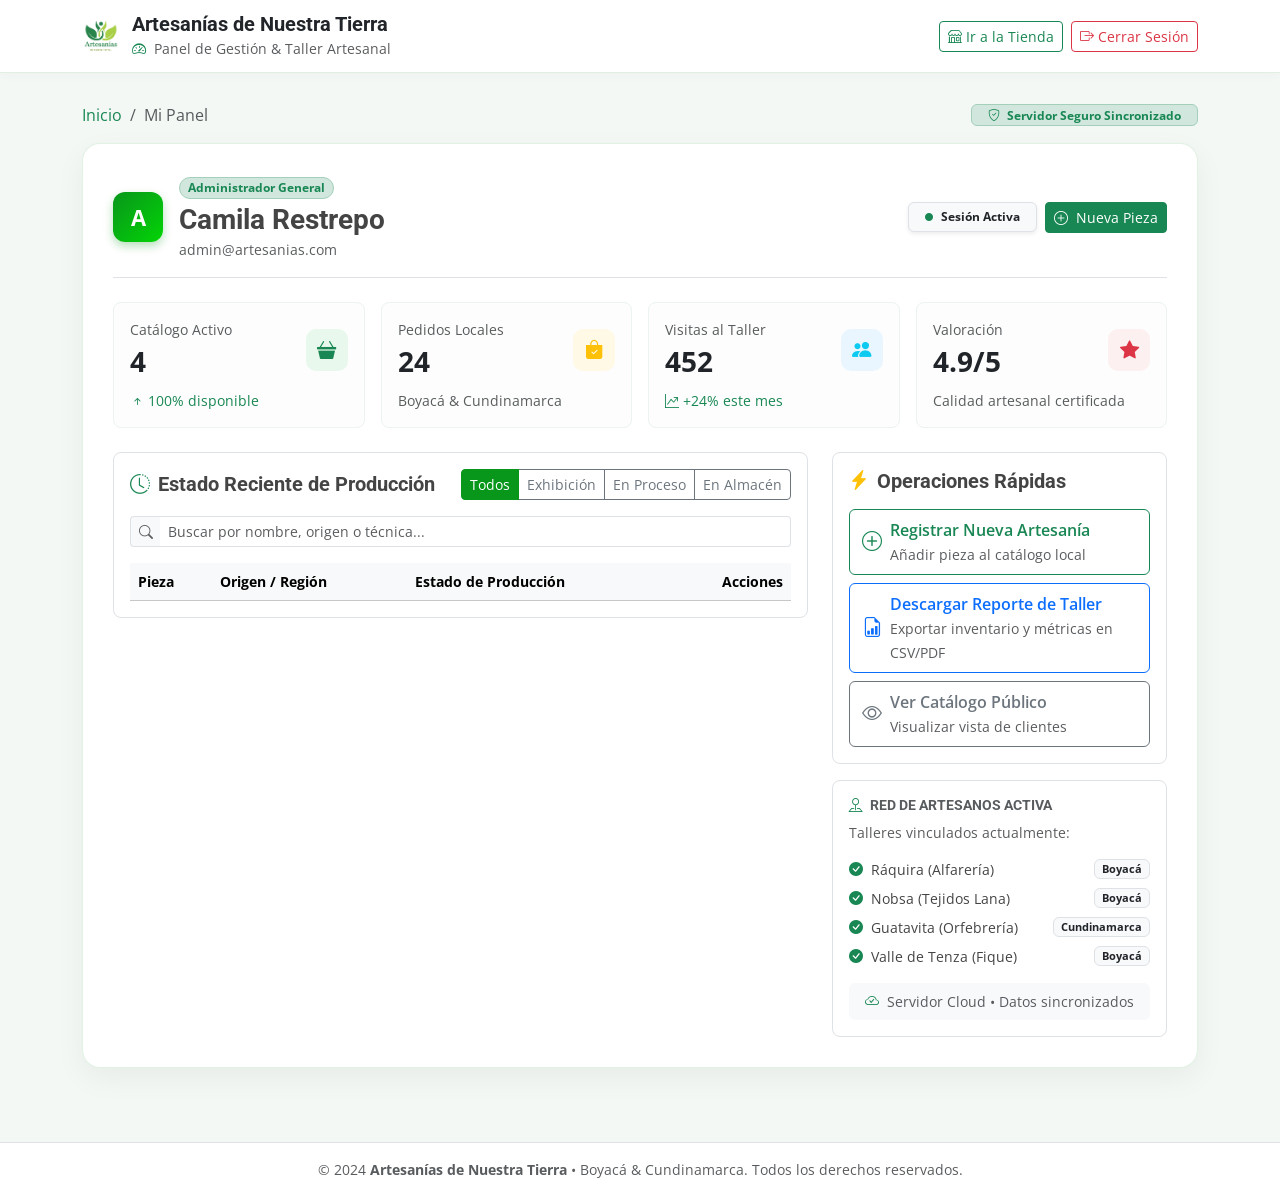
<file: panel.html>
﻿<!DOCTYPE html>
<html lang="es">

<head>
  <meta charset="utf-8">
  <meta content="width=device-width, initial-scale=1.0" name="viewport">

  <title>Mi Panel Artesanal - Artesanías de Nuestra Tierra</title>
  <meta content="Panel de administración y gestión de producción para artesanos de Boyacá y Cundinamarca." name="description">

  <!-- Favicons -->
  <link href="assets/img/Content/favicon.png" rel="icon">
  <link href="assets/img/Content/favicon.png" rel="apple-touch-icon">

  <!-- Google Fonts -->
  <link href="https://fonts.googleapis.com/css?family=Open+Sans:300,300i,400,400i,600,600i,700,700i|Roboto:300,300i,400,400i,500,500i,600,600i,700,700i|Poppins:300,300i,400,400i,500,500i,600,600i,700,700i" rel="stylesheet">

  <!-- Bootstrap CSS -->
  <link href="https://cdn.jsdelivr.net/npm/bootstrap@5.3.3/dist/css/bootstrap.min.css" rel="stylesheet" integrity="sha384-QWTKZyjpPEjISv5WaRU9OFeRpok6YctnYmDr5pNlyT2bRjXh0JMhjY6hW+ALEwIH" crossorigin="anonymous">

  <!-- Bootstrap Icons -->
  <link rel="stylesheet" href="https://cdn.jsdelivr.net/npm/bootstrap-icons@1.11.3/font/bootstrap-icons.min.css">

  <!-- Template Main CSS File -->
  <link href="assets/css/style.css" rel="stylesheet">

  <style>
    /* Estilos específicos para la vista dedicada del panel */
    body.panel-page {
      background-color: #f4f8f5;
      min-height: 100vh;
      display: flex;
      flex-direction: column;
    }

    .panel-navbar {
      background: #ffffff;
      border-bottom: 1px solid #e1eee4;
      padding: 12px 0;
      box-shadow: 0 2px 10px rgba(0, 0, 0, 0.03);
    }

    .panel-container {
      flex: 1;
      padding: 30px 0 50px 0;
    }

    .table-hover tbody tr {
      transition: background-color 0.15s ease;
    }

    .btn-action-pill {
      font-size: 0.78rem;
      padding: 3px 10px;
      border-radius: 20px;
    }

    .status-badge-filter.active {
      background-color: #08961b !important;
      color: #ffffff !important;
      border-color: #08961b !important;
    }

    .craft-progress-bar {
      height: 8px;
      border-radius: 4px;
    }

    @media print {
      body * {
        visibility: hidden;
      }
      #printSection, #printSection * {
        visibility: visible;
      }
      #printSection {
        position: absolute;
        left: 0;
        top: 0;
        width: 100%;
      }
    }
  </style>
</head>

<body class="panel-page">

  <!-- ======= Navbar Superior del Panel ======= -->
  <header class="panel-navbar sticky-top">
    <div class="container d-flex justify-content-between align-items-center">
      <div class="d-flex align-items-center gap-2">
        <a href="index.html" class="logo me-1">
          <img src="assets/img/Content/logo.png" alt="Logo Artesanías" height="38">
        </a>
        <div>
          <h1 class="h5 mb-0 fw-bold"><a href="index.html" class="text-decoration-none text-dark">Artesanías de Nuestra Tierra</a></h1>
          <small class="text-muted"><i class="bi bi-speedometer2 text-success me-1"></i> Panel de Gestión &amp; Taller Artesanal</small>
        </div>
      </div>

      <div class="d-flex align-items-center gap-2">
        <a href="index.html" class="btn btn-outline-success btn-sm d-flex align-items-center gap-1">
          <i class="bi bi-shop"></i> <span class="d-none d-sm-inline">Ir a la Tienda</span>
        </a>
        <button id="panelLogoutBtn" class="btn btn-outline-danger btn-sm d-flex align-items-center gap-1">
          <i class="bi bi-box-arrow-right"></i> <span class="d-none d-sm-inline">Cerrar Sesión</span>
        </button>
      </div>
    </div>
  </header>

  <!-- ======= Contenido Principal del Panel ======= -->
  <main class="panel-container">
    <div class="container">

      <!-- Breadcrumb y Aviso de Bienvenida -->
      <div class="d-flex justify-content-between align-items-center mb-3">
        <nav aria-label="breadcrumb">
          <ol class="breadcrumb small mb-0">
            <li class="breadcrumb-item"><a href="index.html" class="text-success text-decoration-none">Inicio</a></li>
            <li class="breadcrumb-item active" aria-current="page">Mi Panel</li>
          </ol>
        </nav>
        <span class="badge bg-success-subtle text-success border border-success-subtle px-3 py-1">
          <i class="bi bi-shield-check me-1"></i> Servidor Seguro Sincronizado
        </span>
      </div>

      <!-- Tarjeta Principal del Usuario -->
      <div class="dashboard-card mb-4">
        <div class="d-flex flex-wrap justify-content-between align-items-center pb-3 mb-4 border-bottom">
          <div class="d-flex align-items-center gap-3 mb-2 mb-md-0">
            <div class="dashboard-avatar" id="dashAvatarInitial">A</div>
            <div>
              <span class="badge rounded-pill bg-success-subtle text-success border border-success-subtle mb-1" id="dashUserRole">Administrador General</span>
              <h3 class="mb-0 fw-bold" id="dashUserName">Camila Restrepo</h3>
              <small class="text-muted" id="dashUserEmail">admin@artesanias.com</small>
            </div>
          </div>
          <div class="d-flex align-items-center gap-2">
            <span class="badge bg-light text-dark d-flex align-items-center px-3 py-2 border shadow-sm">
              <i class="bi bi-circle-fill text-success me-2" style="font-size: 8px;"></i> Sesión Activa
            </span>
            <button class="btn btn-sm btn-success" data-bs-toggle="modal" data-bs-target="#modalNuevaArtesania">
              <i class="bi bi-plus-circle me-1"></i> Nueva Pieza
            </button>
          </div>
        </div>

        <!-- Fila de Métricas Clave -->
        <div class="row g-3 mb-4">
          <div class="col-sm-6 col-lg-3">
            <div class="metric-card p-3 rounded-3 h-100">
              <div class="d-flex justify-content-between align-items-center">
                <div>
                  <div class="metric-title text-muted small">Catálogo Activo</div>
                  <div class="metric-value fs-3 fw-bold text-dark" id="statProducts">4</div>
                </div>
                <div class="metric-icon bg-success-light text-success">
                  <i class="bi bi-basket3-fill"></i>
                </div>
              </div>
              <div class="metric-foot small text-success mt-2">
                <i class="bi bi-arrow-up-short"></i> 100% disponible
              </div>
            </div>
          </div>

          <div class="col-sm-6 col-lg-3">
            <div class="metric-card p-3 rounded-3 h-100">
              <div class="d-flex justify-content-between align-items-center">
                <div>
                  <div class="metric-title text-muted small">Pedidos Locales</div>
                  <div class="metric-value fs-3 fw-bold text-dark" id="statOrders">24</div>
                </div>
                <div class="metric-icon bg-warning-light text-warning">
                  <i class="bi bi-bag-check-fill"></i>
                </div>
              </div>
              <div class="metric-foot small text-muted mt-2">
                Boyacá &amp; Cundinamarca
              </div>
            </div>
          </div>

          <div class="col-sm-6 col-lg-3">
            <div class="metric-card p-3 rounded-3 h-100">
              <div class="d-flex justify-content-between align-items-center">
                <div>
                  <div class="metric-title text-muted small">Visitas al Taller</div>
                  <div class="metric-value fs-3 fw-bold text-dark">452</div>
                </div>
                <div class="metric-icon bg-info-light text-info">
                  <i class="bi bi-people-fill"></i>
                </div>
              </div>
              <div class="metric-foot small text-success mt-2">
                <i class="bi bi-graph-up-arrow"></i> +24% este mes
              </div>
            </div>
          </div>

          <div class="col-sm-6 col-lg-3">
            <div class="metric-card p-3 rounded-3 h-100">
              <div class="d-flex justify-content-between align-items-center">
                <div>
                  <div class="metric-title text-muted small">Valoración</div>
                  <div class="metric-value fs-3 fw-bold text-dark">4.9/5</div>
                </div>
                <div class="metric-icon bg-danger-light text-danger">
                  <i class="bi bi-star-fill"></i>
                </div>
              </div>
              <div class="metric-foot small text-muted mt-2">
                Calidad artesanal certificada
              </div>
            </div>
          </div>
        </div>

        <!-- Cuerpo de Producción y Operaciones -->
        <div class="row g-4">
          <!-- Columna Izquierda: Tabla y Filtros -->
          <div class="col-lg-8">
            <div class="p-3 bg-white rounded-3 border">
              <div class="d-flex flex-wrap justify-content-between align-items-center gap-2 mb-3">
                <h5 class="fw-bold mb-0 d-flex align-items-center gap-2">
                  <i class="bi bi-clock-history text-success"></i> Estado Reciente de Producción
                </h5>
                <!-- Filtros rápidos por estado -->
                <div class="btn-group btn-group-sm" role="group" aria-label="Filtros de estado">
                  <button type="button" class="btn btn-outline-secondary status-badge-filter active" data-filter="todos">Todos</button>
                  <button type="button" class="btn btn-outline-secondary status-badge-filter" data-filter="exhibicion">Exhibición</button>
                  <button type="button" class="btn btn-outline-secondary status-badge-filter" data-filter="horneado">En Proceso</button>
                  <button type="button" class="btn btn-outline-secondary status-badge-filter" data-filter="almacen">En Almacén</button>
                </div>
              </div>

              <!-- Buscador dentro de la tabla -->
              <div class="input-group input-group-sm mb-3">
                <span class="input-group-text bg-light border-end-0"><i class="bi bi-search text-muted"></i></span>
                <input type="text" id="buscarPiezaInput" class="form-control border-start-0" placeholder="Buscar por nombre, origen o técnica...">
              </div>

              <!-- Tabla de Artesanías -->
              <div class="table-responsive">
                <table class="table table-hover align-middle mb-0 small">
                  <thead class="table-light">
                    <tr>
                      <th>Pieza</th>
                      <th>Origen / Región</th>
                      <th>Estado de Producción</th>
                      <th class="text-end">Acciones</th>
                    </tr>
                  </thead>
                  <tbody id="panelTableBody">
                    <!-- Contenido dinámico inyectado por JS -->
                  </tbody>
                </table>
              </div>
            </div>
          </div>

          <!-- Columna Derecha: Operaciones Rápidas e Info del Taller -->
          <div class="col-lg-4">
            <div class="d-flex flex-column gap-3 h-100">
              <!-- Caja de Operaciones Rápidas -->
              <div class="p-3 bg-white rounded-3 border">
                <h5 class="fw-bold mb-3 d-flex align-items-center gap-2">
                  <i class="bi bi-lightning-charge-fill text-warning"></i> Operaciones Rápidas
                </h5>
                <div class="d-grid gap-2">
                  <button class="btn btn-outline-success text-start d-flex align-items-center gap-2 py-2" data-bs-toggle="modal" data-bs-target="#modalNuevaArtesania">
                    <i class="bi bi-plus-circle fs-5"></i>
                    <div>
                      <div class="fw-semibold">Registrar Nueva Artesanía</div>
                      <small class="text-muted">Añadir pieza al catálogo local</small>
                    </div>
                  </button>

                  <button class="btn btn-outline-primary text-start d-flex align-items-center gap-2 py-2" data-bs-toggle="modal" data-bs-target="#modalReporteTaller">
                    <i class="bi bi-file-earmark-bar-graph fs-5"></i>
                    <div>
                      <div class="fw-semibold">Descargar Reporte de Taller</div>
                      <small class="text-muted">Exportar inventario y métricas en CSV/PDF</small>
                    </div>
                  </button>

                  <a href="index.html#productos" class="btn btn-outline-secondary text-start d-flex align-items-center gap-2 py-2">
                    <i class="bi bi-eye fs-5"></i>
                    <div>
                      <div class="fw-semibold">Ver Catálogo Público</div>
                      <small class="text-muted">Visualizar vista de clientes</small>
                    </div>
                  </a>
                </div>
              </div>

              <!-- Caja de Información de Territorio & Talleres -->
              <div class="p-3 bg-white rounded-3 border flex-fill">
                <h6 class="fw-bold mb-2 text-muted text-uppercase small">
                  <i class="bi bi-pin-map text-success me-1"></i> Red de Artesanos Activa
                </h6>
                <div class="small text-muted mb-3">
                  Talleres vinculados actualmente:
                </div>
                <ul class="list-unstyled small mb-3">
                  <li class="mb-2 d-flex align-items-center justify-content-between">
                    <span><i class="bi bi-check-circle-fill text-success me-1"></i> Ráquira (Alfarería)</span>
                    <span class="badge bg-light text-dark border">Boyacá</span>
                  </li>
                  <li class="mb-2 d-flex align-items-center justify-content-between">
                    <span><i class="bi bi-check-circle-fill text-success me-1"></i> Nobsa (Tejidos Lana)</span>
                    <span class="badge bg-light text-dark border">Boyacá</span>
                  </li>
                  <li class="mb-2 d-flex align-items-center justify-content-between">
                    <span><i class="bi bi-check-circle-fill text-success me-1"></i> Guatavita (Orfebrería)</span>
                    <span class="badge bg-light text-dark border">Cundinamarca</span>
                  </li>
                  <li class="d-flex align-items-center justify-content-between">
                    <span><i class="bi bi-check-circle-fill text-success me-1"></i> Valle de Tenza (Fique)</span>
                    <span class="badge bg-light text-dark border">Boyacá</span>
                  </li>
                </ul>
                <div class="p-2 bg-light rounded text-center small text-muted">
                  <i class="bi bi-cloud-check text-success me-1"></i> Servidor Cloud &bull; Datos sincronizados
                </div>
              </div>
            </div>
          </div>
        </div>

      </div>

    </div>
  </main>

  <!-- ======= Footer del Panel ======= -->
  <footer class="py-3 bg-white border-top mt-auto">
    <div class="container text-center small text-muted">
      &copy; 2024 <strong>Artesanías de Nuestra Tierra</strong> &bull; Boyacá &amp; Cundinamarca. Todos los derechos reservados.
    </div>
  </footer>

  <!-- ============================================================== -->
  <!-- MODAL 1: REGISTRAR NUEVA ARTESANÍA                             -->
  <!-- ============================================================== -->
  <div class="modal fade" id="modalNuevaArtesania" tabindex="-1" aria-labelledby="modalNuevaArtesaniaLabel" aria-hidden="true">
    <div class="modal-dialog modal-dialog-centered modal-lg">
      <div class="modal-content shadow border-0 rounded-4">
        <div class="modal-header border-0 pb-0">
          <div class="d-flex align-items-center gap-2">
            <div class="auth-icon-badge" style="width: 42px; height: 42px; font-size: 20px;">
              <i class="bi bi-plus-circle-fill"></i>
            </div>
            <div>
              <h5 class="modal-title fw-bold mb-0" id="modalNuevaArtesaniaLabel">Registrar Nueva Artesanía</h5>
              <small class="text-muted">Añadir pieza a la cadena de producción y catálogo</small>
            </div>
          </div>
          <button type="button" class="btn-close" data-bs-dismiss="modal" aria-label="Cerrar"></button>
        </div>

        <form id="formNuevaArtesania">
          <div class="modal-body px-4 py-3">
            <div class="row g-3">
              <div class="col-md-7">
                <label for="craftName" class="form-label small fw-semibold">Nombre de la Pieza</label>
                <input type="text" class="form-control" id="craftName" placeholder="Ej. Ruana de Nobsa en Lana Virgen" required>
              </div>

              <div class="col-md-5">
                <label for="craftRegion" class="form-label small fw-semibold">Región / Municipio</label>
                <select class="form-select" id="craftRegion" required>
                  <option value="Nobsa, Boyacá">Nobsa, Boyacá</option>
                  <option value="Ráquira, Boyacá">Ráquira, Boyacá</option>
                  <option value="Valle de Tenza, Boyacá">Valle de Tenza, Boyacá</option>
                  <option value="Guatavita, Cundinamarca">Guatavita, Cundinamarca</option>
                  <option value="Chía, Cundinamarca">Chía, Cundinamarca</option>
                  <option value="Boyacá">Boyacá General</option>
                  <option value="Cundinamarca">Cundinamarca General</option>
                </select>
              </div>

              <div class="col-md-4">
                <label for="craftCategory" class="form-label small fw-semibold">Categoría</label>
                <select class="form-select" id="craftCategory" required>
                  <option value="Tejido y Textil">Tejido y Textil</option>
                  <option value="Alfarería y Cerámica">Alfarería y Cerámica</option>
                  <option value="Bisutería Ancestral">Bisutería Ancestral</option>
                  <option value="Fique y Fibras">Fique y Fibras</option>
                  <option value="Talla en Madera">Talla en Madera</option>
                </select>
              </div>

              <div class="col-md-4">
                <label for="craftStatus" class="form-label small fw-semibold">Estado Inicial</label>
                <select class="form-select" id="craftStatus" required>
                  <option value="En exhibición">En exhibición</option>
                  <option value="En horneado">En horneado / confección</option>
                  <option value="En almacén">En almacén</option>
                </select>
              </div>

              <div class="col-md-4">
                <label for="craftPrice" class="form-label small fw-semibold">Precio Estimado (COP)</label>
                <div class="input-group">
                  <span class="input-group-text">$</span>
                  <input type="number" class="form-control" id="craftPrice" placeholder="50000" min="1000" required>
                </div>
              </div>

              <div class="col-12">
                <label for="craftDesc" class="form-label small fw-semibold">Descripción y Técnicas Ancestrales</label>
                <textarea class="form-control" id="craftDesc" rows="3" placeholder="Detalles de materiales naturales, tiempo de elaboración, significado cultural..." required></textarea>
              </div>
            </div>
          </div>

          <div class="modal-footer border-0 pt-0 pb-3 px-4">
            <button type="button" class="btn btn-light" data-bs-dismiss="modal">Cancelar</button>
            <button type="submit" class="btn btn-success px-4">
              <i class="bi bi-check-circle me-1"></i> Guardar en Catálogo
            </button>
          </div>
        </form>
      </div>
    </div>
  </div>

  <!-- ============================================================== -->
  <!-- MODAL 2: DESCARGAR REPORTE DE TALLER                           -->
  <!-- ============================================================== -->
  <div class="modal fade" id="modalReporteTaller" tabindex="-1" aria-labelledby="modalReporteTallerLabel" aria-hidden="true">
    <div class="modal-dialog modal-dialog-centered modal-lg">
      <div class="modal-content shadow border-0 rounded-4">
        <div class="modal-header border-0 pb-0">
          <div class="d-flex align-items-center gap-2">
            <div class="auth-icon-badge" style="width: 42px; height: 42px; font-size: 20px; background-color: #eaf6ff; color: #0d6efd;">
              <i class="bi bi-file-earmark-text-fill"></i>
            </div>
            <div>
              <h5 class="modal-title fw-bold mb-0" id="modalReporteTallerLabel">Reporte General de Taller &amp; Producción</h5>
              <small class="text-muted">Generación de informe oficial para artesanos y administración</small>
            </div>
          </div>
          <button type="button" class="btn-close" data-bs-dismiss="modal" aria-label="Cerrar"></button>
        </div>

        <div class="modal-body px-4 py-3" id="printSection">
          <div class="p-3 bg-light rounded-3 border mb-3">
            <div class="d-flex justify-content-between align-items-center border-bottom pb-2 mb-2">
              <div>
                <strong class="text-success">Artesanías de Nuestra Tierra</strong><br>
                <small class="text-muted">Cobertura Territorial: Boyacá &amp; Cundinamarca</small>
              </div>
              <div class="text-end small">
                <span class="badge bg-success">Oficial</span><br>
                <span class="text-muted" id="reportDate">Fecha: Hoy</span>
              </div>
            </div>

            <!-- Resumen de Métricas en Reporte -->
            <div class="row g-2 text-center small my-2">
              <div class="col-3">
                <div class="p-2 bg-white rounded border">
                  <div class="text-muted">Piezas Registradas</div>
                  <strong class="fs-5 text-dark" id="repTotalPiezas">4</strong>
                </div>
              </div>
              <div class="col-3">
                <div class="p-2 bg-white rounded border">
                  <div class="text-muted">En Exhibición</div>
                  <strong class="fs-5 text-success" id="repExhibicion">2</strong>
                </div>
              </div>
              <div class="col-3">
                <div class="p-2 bg-white rounded border">
                  <div class="text-muted">En Proceso</div>
                  <strong class="fs-5 text-warning" id="repProceso">1</strong>
                </div>
              </div>
              <div class="col-3">
                <div class="p-2 bg-white rounded border">
                  <div class="text-muted">En Almacén</div>
                  <strong class="fs-5 text-info" id="repAlmacen">1</strong>
                </div>
              </div>
            </div>
          </div>

          <!-- Previsualización de Datos del Reporte -->
          <h6 class="fw-bold mb-2 small text-muted text-uppercase">Desglose de Producción Activa</h6>
          <div class="table-responsive border rounded-3 mb-3">
            <table class="table table-sm table-striped align-middle mb-0 small">
              <thead class="table-light">
                <tr>
                  <th>Pieza</th>
                  <th>Región</th>
                  <th>Categoría</th>
                  <th>Estado</th>
                </tr>
              </thead>
              <tbody id="reportTableBody">
                <!-- Se llena con JS -->
              </tbody>
            </table>
          </div>
        </div>

        <div class="modal-footer border-0 pt-0 pb-3 px-4 justify-content-between">
          <small class="text-muted"><i class="bi bi-shield-check text-success"></i> Documento respaldado por el sistema</small>
          <div class="d-flex gap-2">
            <button type="button" class="btn btn-outline-secondary" onclick="window.print()">
              <i class="bi bi-printer me-1"></i> Imprimir (PDF)
            </button>
            <button type="button" class="btn btn-success" id="descargarCsvBtn">
              <i class="bi bi-filetype-csv me-1"></i> Descargar CSV
            </button>
          </div>
        </div>
      </div>
    </div>
  </div>

  <!-- ============================================================== -->
  <!-- MODAL 3: DETALLES Y GESTIÓN DE PIEZA INDIVIDUAL                -->
  <!-- ============================================================== -->
  <div class="modal fade" id="modalDetallesPieza" tabindex="-1" aria-labelledby="modalDetallesPiezaLabel" aria-hidden="true">
    <div class="modal-dialog modal-dialog-centered">
      <div class="modal-content shadow border-0 rounded-4">
        <div class="modal-header border-0 pb-0">
          <h5 class="modal-title fw-bold" id="modalDetallesPiezaLabel">Detalle de la Pieza</h5>
          <button type="button" class="btn-close" data-bs-dismiss="modal" aria-label="Cerrar"></button>
        </div>

        <div class="modal-body px-4 py-3">
          <h4 id="detPiezaNombre" class="fw-bold text-success mb-1">Nombre de la Pieza</h4>
          <div class="d-flex gap-2 align-items-center mb-3">
            <span class="badge bg-light text-dark border" id="detPiezaOrigen">Boyacá</span>
            <span class="badge bg-success" id="detPiezaEstadoBadge">En exhibición</span>
          </div>

          <!-- Barra de Proceso de Fabricación -->
          <div class="mb-3">
            <label class="form-label small fw-semibold d-flex justify-content-between">
              <span>Etapa de Elaboración Artesanal</span>
              <span id="detProgresoTexto" class="text-success fw-bold">100%</span>
            </label>
            <div class="progress craft-progress-bar">
              <div id="detProgressBar" class="progress-bar bg-success" role="progressbar" style="width: 100%" aria-valuenow="100" aria-valuemin="0" aria-valuemax="100"></div>
            </div>
          </div>

          <div class="p-3 bg-light rounded-3 mb-3 small">
            <p id="detPiezaDesc" class="mb-2 text-secondary">Descripción de la artesanía...</p>
            <div class="border-top pt-2">
              <strong>Categoría:</strong> <span id="detPiezaCategoria">Tejido</span><br>
              <strong>Precio Referencial:</strong> <span id="detPiezaPrecio" class="fw-bold text-success"> COP</span>
            </div>
          </div>

          <!-- Actualización Rápida de Estado -->
          <div class="mb-3">
            <label for="cambiarEstadoSelect" class="form-label small fw-semibold">Cambiar Estado de Producción:</label>
            <div class="input-group">
              <select class="form-select form-select-sm" id="cambiarEstadoSelect">
                <option value="En exhibición">En exhibición (Vitrina)</option>
                <option value="En horneado">En horneado / confección</option>
                <option value="En almacén">En almacén (Reserva)</option>
              </select>
              <button class="btn btn-sm btn-success" type="button" id="guardarNuevoEstadoBtn">
                <i class="bi bi-arrow-repeat me-1"></i> Actualizar
              </button>
            </div>
          </div>
        </div>

        <div class="modal-footer border-0 pt-0 pb-3 px-4">
          <button type="button" class="btn btn-secondary btn-sm" data-bs-dismiss="modal">Cerrar</button>
        </div>
      </div>
    </div>
  </div>

  <!-- Bootstrap JS -->
  <script src="https://cdn.jsdelivr.net/npm/bootstrap@5.3.3/dist/js/bootstrap.bundle.min.js" integrity="sha384-YvpcrYf0tY3lHB60NNkmXc5s9fDVZLESaAA55NDzOxhy9GkcIdslK1eN7N6jIeHz" crossorigin="anonymous"></script>

  <!-- Panel JS File -->
  <script src="assets/js/panel.js"></script>
</body>

</html>
</file>
<file: assets/css/style.css>
/*--------------------------------------------------------------
# General
--------------------------------------------------------------*/
body {
  font-family: "Open Sans", sans-serif;
  color: #444444;
}

a {
  color: #03d406;
  text-decoration: none;
}

a:hover {
  color: #03d406;
  text-decoration: none;
}

h1,
h2,
h3,
h4,
h5,
h6 {
  font-family: "Roboto", sans-serif;
}

/*--------------------------------------------------------------
# Preloader
--------------------------------------------------------------*/
#preloader {
  position: fixed;
  top: 0;
  left: 0;
  right: 0;
  bottom: 0;
  z-index: 9999;
  overflow: hidden;
  background: #fff;
}

#preloader:before {
  content: "";
  position: fixed;
  top: calc(50% - 30px);
  left: calc(50% - 30px);
  border: 6px solid #03d406;
  border-top-color: #e2eefd;
  border-radius: 50%;
  width: 60px;
  height: 60px;
  animation: animate-preloader 1s linear infinite;
}

@keyframes animate-preloader {
  0% {
    transform: rotate(0deg);
  }

  100% {
    transform: rotate(360deg);
  }
}

/*--------------------------------------------------------------
# Back to top button
--------------------------------------------------------------*/
.back-to-top {
  position: fixed;
  visibility: hidden;
  opacity: 0;
  right: 15px;
  bottom: 15px;
  z-index: 996;
  background: #03d406;
  width: 40px;
  height: 40px;
  border-radius: 4px;
  transition: all 0.4s;
}

/*--------------------------------------------------------------
# Disable aos animation delay on mobile devices
--------------------------------------------------------------*/
@media screen and (max-width: 768px) {
  [data-aos-delay] {
    transition-delay: 0 !important;
  }
}

/*--------------------------------------------------------------
# Top Bar
--------------------------------------------------------------*/
#topbar {
  background: #03d406;
  height: 40px;
  font-size: 14px;
  transition: all 0.5s;
  color: #fff;
  padding: 0;
}

#topbar .contact-info i {
  font-style: normal;
  color: #fff;
}

#topbar .contact-info i a,
#topbar .contact-info i span {
  padding-left: 5px;
  color: #fff;
}

#topbar .contact-info i a {
  line-height: 0;
  transition: 0.3s;
  transition: 0.3s;
}

#topbar .contact-info i a:hover {
  color: #fff;
  text-decoration: underline;
}

#topbar .social-links a {
  color: rgba(255, 255, 255, 0.7);
  line-height: 0;
  transition: 0.3s;
  margin-left: 20px;
}

#topbar .social-links a:hover {
  color: white;
}

/*--------------------------------------------------------------
# Header
--------------------------------------------------------------*/
#header {
  background: #fff;
  transition: all 0.5s;
  z-index: 997;
  height: 86px;
  box-shadow: 0px 2px 15px rgba(0, 0, 0, 0.1);
}

#header.fixed-top {
  height: 70px;
}

#header .logo {
  font-size: 30px;
  margin: 0;
  padding: 0;
  line-height: 1;
  font-weight: 600;
  letter-spacing: 0.8px;
  font-family: "Poppins", sans-serif;
}

#header .logo a {
  color: #222222;
  padding-right: 0;
}

#header .logo a span {
  color: #03d406;
}

#header .logo img {
  max-height: 40px;
}

.scrolled-offset {
  margin-top: 70px;
}

/*--------------------------------------------------------------
# Navigation Menu
--------------------------------------------------------------*/
/**
* Desktop Navigation 
*/
.navbar {
  padding: 0;
}

.navbar ul {
  margin: 0;
  padding: 0;
  display: flex;
  list-style: none;
  align-items: center;
}

.navbar li {
  position: relative;
}

.navbar>ul>li {
  white-space: nowrap;
  padding: 10px 0 10px 28px;
}

.navbar a,
.navbar a:focus {
  display: flex;
  align-items: center;
  justify-content: space-between;
  padding: 0 3px;
  font-size: 15px;
  font-weight: 600;
  color: #222222;
  white-space: nowrap;
  transition: 0.3s;
  position: relative;
}

.navbar a i,
.navbar a:focus i {
  font-size: 12px;
  line-height: 0;
  margin-left: 5px;
}

.navbar>ul>li>a:before {
  content: "";
  position: absolute;
  width: 100%;
  height: 2px;
  bottom: -6px;
  left: 0;
  background-color: #03d406;
  visibility: hidden;
  width: 0px;
  transition: all 0.3s ease-in-out 0s;
}

.navbar a:hover:before,
.navbar li:hover>a:before,
.navbar .active:before {
  visibility: visible;
  width: 100%;
}

.navbar a:hover,
.navbar .active,
.navbar .active:focus,
.navbar li:hover>a {
  color: #03d406;
}


/**
* Mobile Navigation 
*/
.mobile-nav-toggle {
  color: #222222;
  font-size: 28px;
  cursor: pointer;
  display: none;
  line-height: 0;
  transition: 0.5s;
}

.mobile-nav-toggle.bi-x {
  color: #fff;
}

@media (max-width: 991px) {
  .mobile-nav-toggle {
    display: block;
  }

  .navbar ul {
    display: none;
  }
}

.navbar-mobile {
  position: fixed;
  overflow: hidden;
  top: 0;
  right: 0;
  left: 0;
  bottom: 0;
  background: rgba(9, 9, 9, 0.9);
  transition: 0.3s;
  z-index: 999;
}

.navbar-mobile .mobile-nav-toggle {
  position: absolute;
  top: 15px;
  right: 15px;
}

.navbar-mobile ul {
  display: block;
  position: absolute;
  top: 55px;
  right: 15px;
  bottom: 15px;
  left: 15px;
  padding: 10px 0;
  background-color: #fff;
  overflow-y: auto;
  transition: 0.3s;
}

.navbar-mobile a,
.navbar-mobile a:focus {
  padding: 10px 20px;
  font-size: 15px;
  color: #222222;
}

.navbar-mobile>ul>li {
  padding: 0;
}

.navbar-mobile a:hover:before,
.navbar-mobile li:hover>a:before,
.navbar-mobile .active:before {
  visibility: hidden;
}

.navbar-mobile a:hover,
.navbar-mobile .active,
.navbar-mobile li:hover>a {
  color: #03d406;
}

.navbar-mobile .getstarted,
.navbar-mobile .getstarted:focus {
  margin: 15px;
}

/*--------------------------------------------------------------
# Hero Section
--------------------------------------------------------------*/
#hero {
  width: 100%;
  height: 75vh;
  background: url("../img/Content/central.png") top left;
  background-size: cover;
  position: relative;
}

#hero:before {
  content: "";
  background: rgba(255, 255, 255, 0.6);
  position: absolute;
  bottom: 0;
  top: 0;
  left: 0;
  right: 0;
}

#hero .container {
  position: relative;
}

#hero h1 {
  margin: 0;
  font-size: 48px;
  font-weight: 700;
  line-height: 56px;
  color: #222222;
  font-family: "Poppins", sans-serif;
}

#hero h1 span {
  color: #03d406;
}

#hero h2 {
  color: #555555;
  margin: 5px 0 30px 0;
  font-size: 24px;
  font-weight: 400;
}

#hero .btn-get-started {
  font-family: "Roboto", sans-serif;
  text-transform: uppercase;
  font-weight: 500;
  font-size: 14px;
  letter-spacing: 1px;
  display: inline-block;
  padding: 10px 28px;
  border-radius: 4px;
  transition: 0.5s;
  color: #fff;
  background: #03d406;
}

#hero .btn-get-started:hover {
  background: #08961b;
}

@media (min-width: 1024px) {
  #hero {
    background-attachment: fixed;
  }
}

@media (max-width: 768px) {
  #hero {
    height: 100vh;
  }

  #hero h1 {
    font-size: 28px;
    line-height: 36px;
  }

  #hero h2 {
    font-size: 18px;
    line-height: 24px;
    margin-bottom: 30px;
  }
}

@media (max-height: 500px) {
  #hero {
    height: 120vh;
  }
}

/*--------------------------------------------------------------
# Sections General
--------------------------------------------------------------*/
section {
  padding: 60px 0;
  overflow: hidden;
}

.section-bg {
  background-color: #f6f9fe;
}

.section-title {
  text-align: center;
  padding-bottom: 30px;
}

.section-title h2 {
  font-size: 13px;
  letter-spacing: 1px;
  font-weight: 700;
  padding: 8px 20px;
  margin: 0;
  background: #e7f1fd;
  color: #03d406;
  display: inline-block;
  text-transform: uppercase;
  border-radius: 50px;
}

.section-title h3 {
  margin: 15px 0 0 0;
  font-size: 32px;
  font-weight: 700;
}

.section-title h3 span {
  color: #03d406;
}

.section-title p {
  margin: 15px auto 0 auto;
  font-weight: 600;
}

@media (min-width: 1024px) {
  .section-title p {
    width: 50%;
  }
}

/*--------------------------------------------------------------
# products
--------------------------------------------------------------*/
.products {
  padding: 60px 0;
}

.products .member {
  margin-bottom: 20px;
  overflow: hidden;
  border-radius: 4px;
  background: #fff;
  box-shadow: 0px 2px 15px rgba(16, 110, 234, 0.15);
}

.products .member .member-img {
  position: relative;
  overflow: hidden;
  /*background: #ff0000;*/
}

.products .member .member-info {
  padding: 25px 15px;
  /*background: #ff0000;*/
}

.products .member .member-info h4 {
  font-weight: 700;
  margin-bottom: 5px;
  font-size: 18px;
  color: #222222;
}

/*--------------------------------------------------------------
# Nosotros
--------------------------------------------------------------*/

.boton-desplegable {
  font-family: "Roboto", sans-serif;
  text-transform: uppercase;
  font-weight: 500;
  font-size: 14px;
  letter-spacing: 1px;
  display: inline-block;
  padding: 1px 28px;
  border-radius: 4px;
  transition: 0.5s;
  color: #fff;
  background: #03d406;
  border-color: transparent;
}

.boton-desplegable:hover {
  background-color: #08961b;
}


/*--------------------------------------------------------------
# Footer
--------------------------------------------------------------*/
#footer {
  justify-content: center;
  text-align: center;
  padding: 0 0 30px 0;
  color: #444444;
  font-size: 14px;
  background: #f1f6fe;
}

#footer .footer-top {
  padding: 60px 0 30px 0;
  background: #f1f6fe;
}

#footer .footer-top h4 {
  font-size: 16px;
  font-weight: bold;
  color: #444444;
  position: relative;
  padding-bottom: 12px;
}

#footer .copyright {
  text-align: center;
  float: none;
}

@media (max-width: 768px) {
  #footer .copyright{
    float: none;
    text-align: center;
    padding: 2px 0;
  }
}

/*--------------------------------------------------------------
# Botón Circular de Usuario (Login / Avatar)
--------------------------------------------------------------*/
.user-action-area {
  position: relative;
  display: inline-flex;
  align-items: center;
}

.user-circle-btn {
  width: 42px;
  height: 42px;
  border-radius: 50%;
  background: #ffffff;
  border: 2px solid #08961b;
  color: #08961b;
  display: flex;
  align-items: center;
  justify-content: center;
  position: relative;
  cursor: pointer;
  box-shadow: 0 3px 8px rgba(8, 150, 27, 0.2);
  transition: all 0.3s cubic-bezier(0.25, 0.8, 0.25, 1);
  font-size: 1.25rem;
  padding: 0;
}

.user-circle-btn:hover {
  background: #08961b;
  color: #ffffff;
  transform: translateY(-2px) scale(1.05);
  box-shadow: 0 6px 14px rgba(8, 150, 27, 0.35);
}

.user-circle-btn:active {
  transform: translateY(0) scale(0.98);
}

.user-status-dot {
  position: absolute;
  top: 1px;
  right: 1px;
  width: 11px;
  height: 11px;
  border-radius: 50%;
  background-color: #adb5bd;
  border: 2px solid #ffffff;
  transition: background-color 0.3s ease;
}

.user-status-dot.active {
  background-color: #03d406;
  box-shadow: 0 0 0 2px rgba(3, 212, 6, 0.25);
}

/* Botón secundario en Hero */
.btn-outline-custom {
  font-family: "Roboto", sans-serif;
  text-transform: uppercase;
  font-weight: 500;
  font-size: 14px;
  letter-spacing: 1px;
  display: inline-block;
  padding: 10px 24px;
  border-radius: 4px;
  transition: 0.4s;
  color: #08961b;
  background: transparent;
  border: 2px solid #08961b;
}

.btn-outline-custom:hover {
  background: #08961b;
  color: #ffffff;
}

/*--------------------------------------------------------------
# Modal de Login Temático
--------------------------------------------------------------*/
.auth-modal-content {
  border-radius: 16px;
  overflow: hidden;
  background: #ffffff;
}

.auth-icon-badge {
  width: 52px;
  height: 52px;
  border-radius: 50%;
  background: #e8f8ec;
  color: #08961b;
  display: flex;
  align-items: center;
  justify-content: center;
  font-size: 26px;
}

.quick-accounts-box {
  background: #f8faf9;
  border: 1px dashed #cdebd4;
}

.extra-small {
  font-size: 0.76rem;
}

.quick-fill-btn {
  font-size: 0.8rem;
  transition: all 0.2s ease;
}

.quick-fill-btn:hover {
  transform: translateY(-1px);
}

.btn-auth-submit {
  background-color: #08961b;
  border-color: #08961b;
  transition: all 0.3s ease;
}

.btn-auth-submit:hover {
  background-color: #067214;
  border-color: #067214;
  box-shadow: 0 4px 10px rgba(8, 150, 27, 0.3);
}

.form-control:focus {
  border-color: #08961b;
  box-shadow: 0 0 0 0.25rem rgba(8, 150, 27, 0.2);
}

/*--------------------------------------------------------------
# Panel de Control Artesanal (Dashboard)
--------------------------------------------------------------*/
.user-dashboard-section {
  background: #f4f8f5;
  padding: 45px 0;
  border-top: 1px solid #e1eee4;
  border-bottom: 1px solid #e1eee4;
}

.dashboard-card {
  background: #ffffff;
  border-radius: 18px;
  padding: 30px;
  box-shadow: 0 10px 30px rgba(0, 0, 0, 0.05);
  border: 1px solid rgba(8, 150, 27, 0.12);
}

.dashboard-avatar {
  width: 50px;
  height: 50px;
  border-radius: 12px;
  background: linear-gradient(135deg, #08961b, #03d406);
  color: #ffffff;
  font-weight: 700;
  font-size: 1.4rem;
  display: flex;
  align-items: center;
  justify-content: center;
  box-shadow: 0 4px 10px rgba(8, 150, 27, 0.3);
}

.metric-card {
  background: #fcfdfc;
  border: 1px solid #ebf4ee;
  transition: transform 0.2s ease, box-shadow 0.2s ease;
}

.metric-card:hover {
  transform: translateY(-3px);
  box-shadow: 0 6px 15px rgba(0, 0, 0, 0.04);
}

.metric-icon {
  width: 42px;
  height: 42px;
  border-radius: 10px;
  display: flex;
  align-items: center;
  justify-content: center;
  font-size: 1.2rem;
}

.bg-success-light { background-color: #e8f8ec; }
.bg-warning-light { background-color: #fff9e6; }
.bg-info-light { background-color: #eaf6ff; }
.bg-danger-light { background-color: #fdf0f0; }
/* Botones de acción en tarjetas de productos */
.products .member .member-info {
  padding: 18px 15px;
}

.btn-ver-detalle {
  border-radius: 8px;
  font-weight: 500;
  transition: all 0.2s ease;
}

.btn-ver-detalle:hover {
  background-color: #08961b;
  color: #ffffff;
  transform: translateY(-2px);
  box-shadow: 0 4px 10px rgba(8, 150, 27, 0.25);
}

/* Modales y vistas del panel */
.craft-progress-bar {
  height: 8px;
  border-radius: 4px;
}

.btn-action-pill {
  font-size: 0.78rem;
  padding: 3px 10px;
  border-radius: 20px;
}

.status-badge-filter.active {
  background-color: #08961b !important;
  color: #ffffff !important;
  border-color: #08961b !important;
}
</file>
